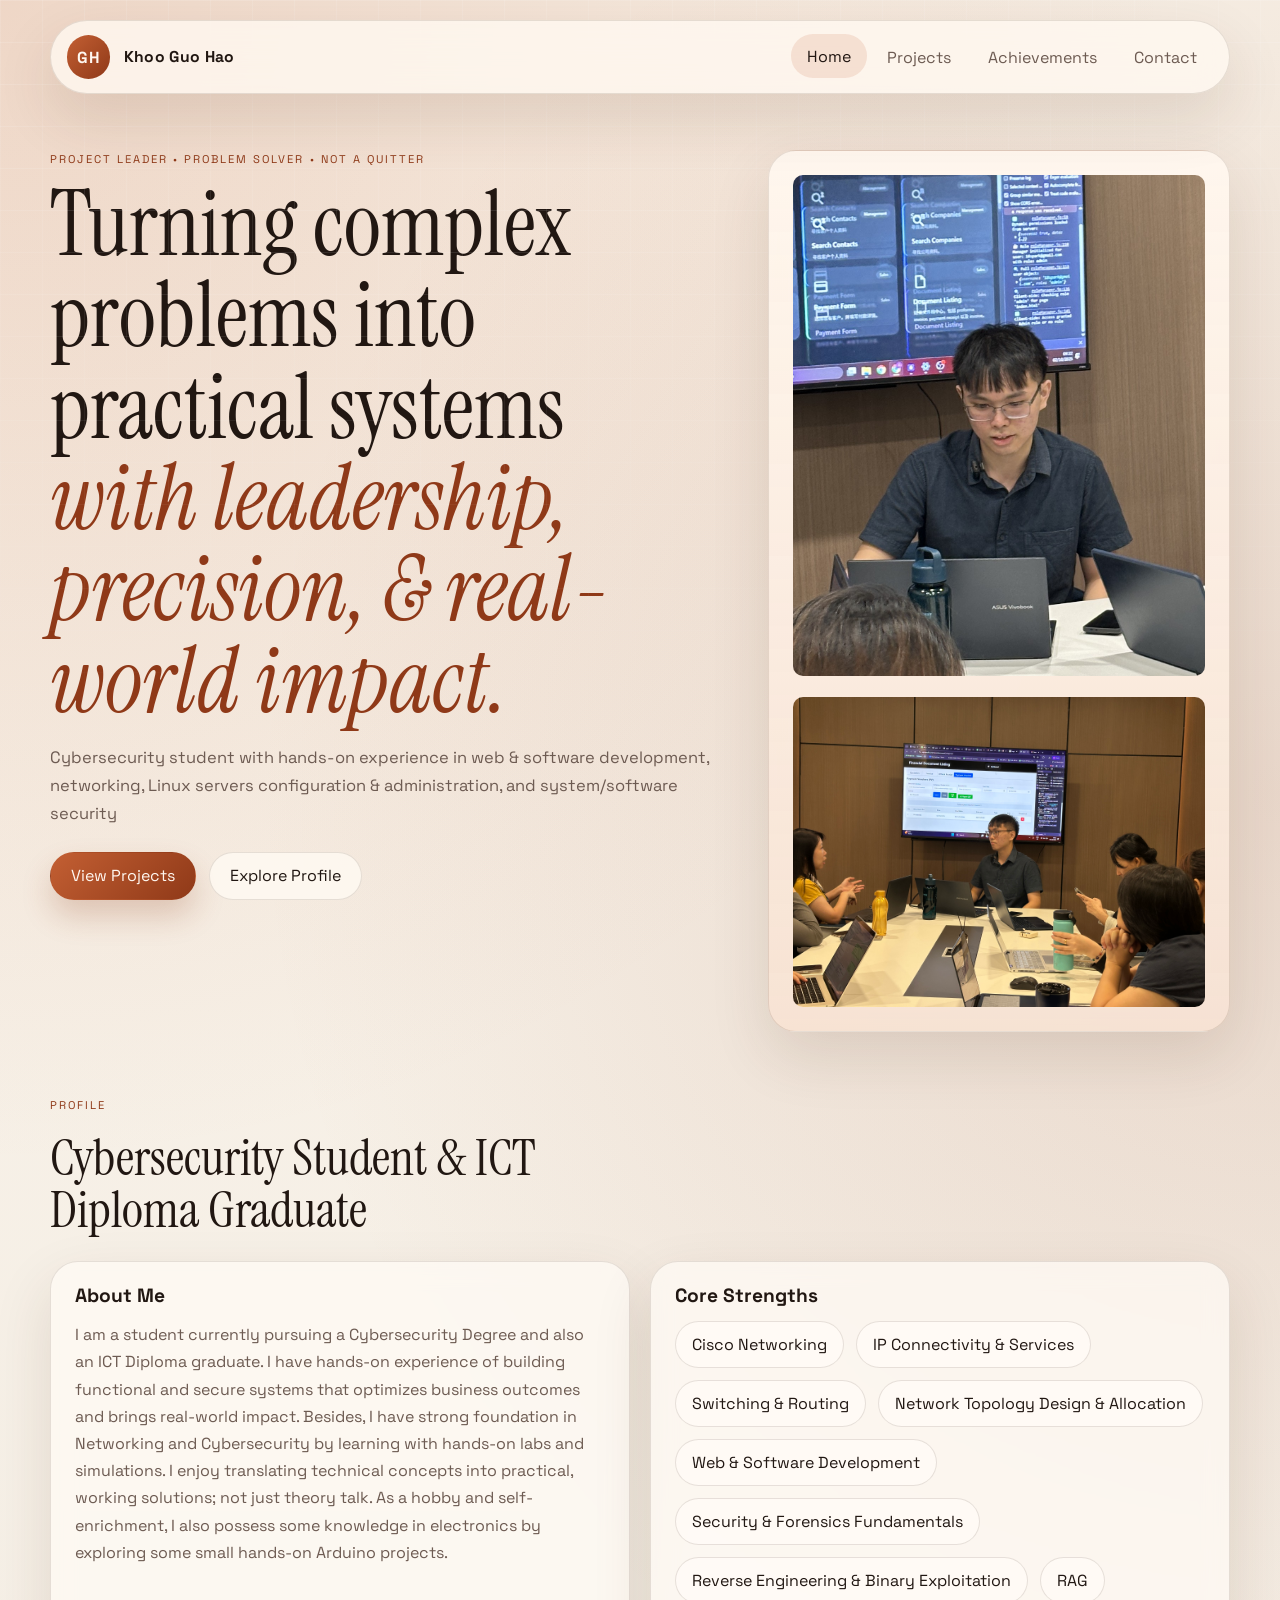
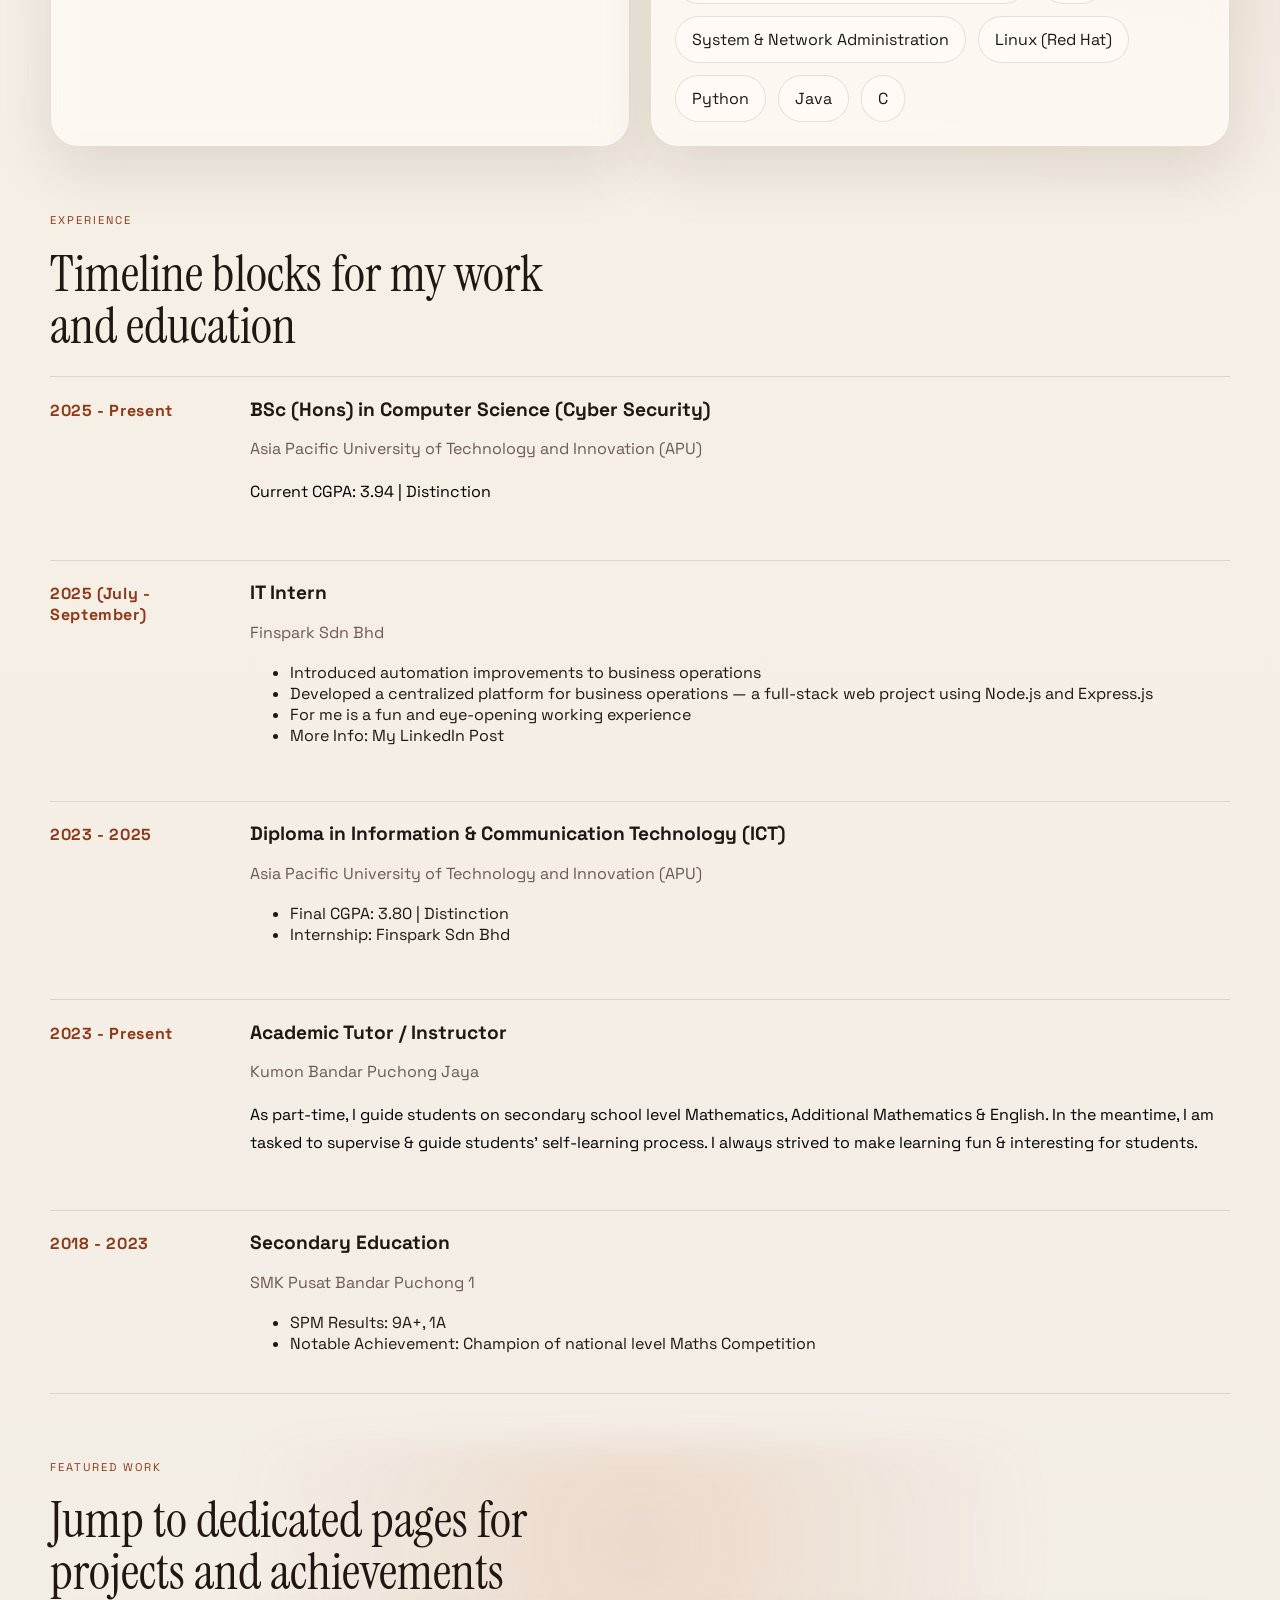
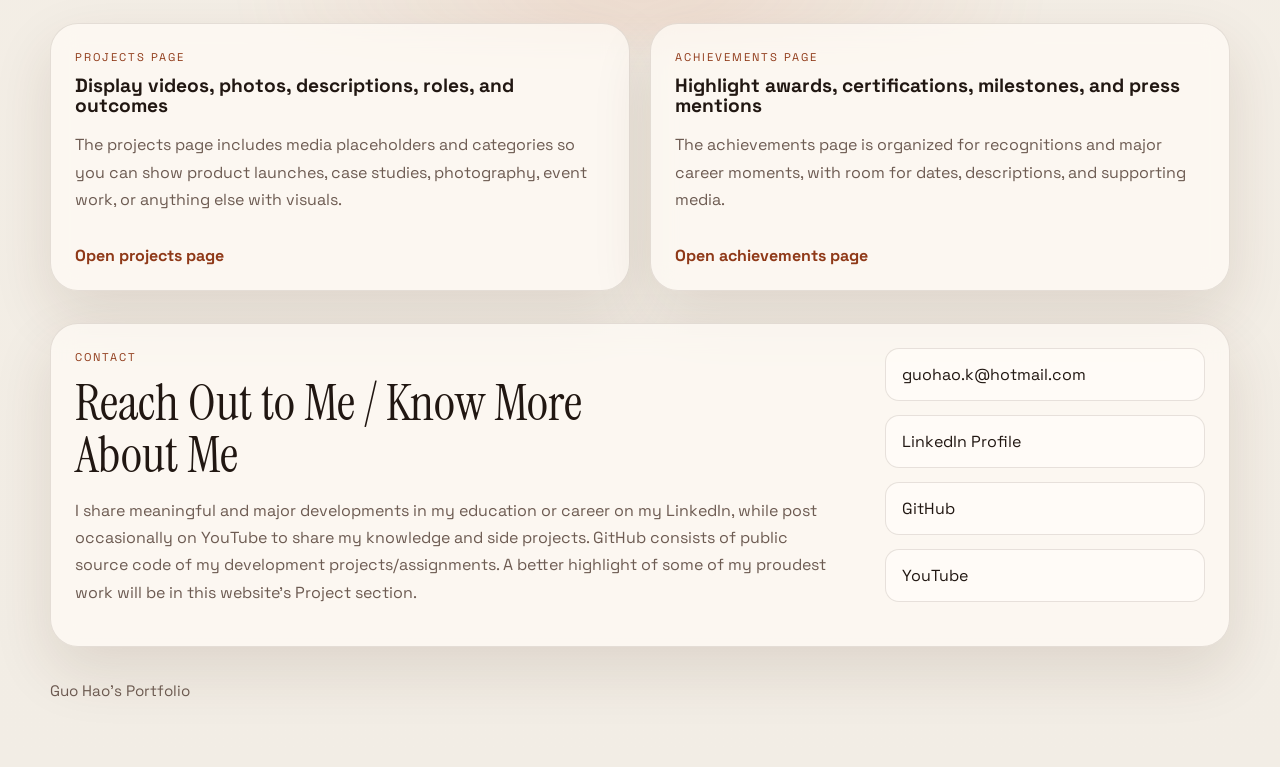
<file: index.html>
<!DOCTYPE html>
<html lang="en">
<head>
  <meta charset="UTF-8">
  <meta name="viewport" content="width=device-width, initial-scale=1.0">
  <title>Khoo Guo Hao | Portfolio</title>
  <link rel="preconnect" href="https://fonts.googleapis.com">
  <link rel="preconnect" href="https://fonts.gstatic.com" crossorigin>
  <link
    href="https://fonts.googleapis.com/css2?family=Space+Grotesk:wght@400;500;700&family=Instrument+Serif:ital@0;1&display=swap"
    rel="stylesheet"
  >
  <link rel="stylesheet" href="styles.css">
</head>
<body data-page="home">
  <div class="site-shell">
    <header class="topbar">
      <a class="brand" href="index.html">
        <span class="brand-mark">GH</span>
        <span class="brand-text">Khoo Guo Hao</span>
      </a>
      <button class="nav-toggle" aria-expanded="false" aria-controls="site-nav">
        <span></span>
        <span></span>
      </button>
      <nav id="site-nav" class="site-nav" aria-label="Primary navigation">
        <a href="index.html">Home</a>
        <a href="projects.html">Projects</a>
        <a href="achievements.html">Achievements</a>
        <a href="#contact">Contact</a>
      </nav>
    </header>

    <main>
      <section class="hero section">
        <div class="hero-copy">
          <p class="eyebrow">Project Leader • Problem Solver • Not a Quitter</p>
          <h1>
            Turning complex problems into practical systems
            <span>with leadership, precision, & real-world impact.</span>
          </h1>
          <p class="hero-text">
            Cybersecurity student with hands-on experience in web & software development, networking, Linux servers configuration & administration, and system/software security
          </p>
          <div class="hero-actions">
            <a class="button button-primary" href="projects.html">View Projects</a>
            <a class="button button-secondary" href="#about">Explore Profile</a>
          </div>
        </div>
        <aside class="hero-panel">
          <div class="profile-card">
            <img style="border-radius: 10px;" src="images/mypfp2.jpg" alt="Finspark - My Photo">
            <br>
            <img style="border-radius: 10px;" src="images/finsparkDiscussion.jpg" alt="Finspark - Meeting Discussion">
            <!-- <p class="card-label">Current focus</p>
            <h2>Building thoughtful products that balance aesthetics, clarity, and impact.</h2>
            <ul class="stat-list">
              <li>
                <strong>08+</strong>
                <span>Years of placeholder experience</span>
              </li>
              <li>
                <strong>24</strong>
                <span>Sample projects presented</span>
              </li>
              <li>
                <strong>12</strong>
                <span>Recognitions and achievements</span>
              </li>
            </ul> -->
          </div>
        </aside>
      </section>

      <section id="about" class="section">
        <div class="section-heading">
          <p class="eyebrow">Profile</p>
          <h2>Cybersecurity Student & ICT Diploma Graduate</h2>
        </div>
        <div class="grid-two">
          <article class="panel">
            <h3>About Me</h3>
            <p>
              I am a student currently pursuing a Cybersecurity Degree and also an ICT Diploma graduate. I have hands-on experience of building functional and secure systems that optimizes business outcomes and brings real-world impact. Besides, I have strong foundation in Networking and Cybersecurity by learning with hands-on labs and simulations. I enjoy translating technical concepts into practical, working solutions; not just theory talk. As a hobby and self-enrichment, I also possess some knowledge in electronics by exploring some small hands-on Arduino projects.
            </p>
          </article>
          <article class="panel">
            <h3>Core Strengths</h3>
            <ul class="tag-list">
              <li>Cisco Networking</li>
              <li>IP Connectivity & Services</li>
              <li>Switching & Routing</li>
              <li>Network Topology Design & Allocation</li>
              <li>Web & Software Development</li>
              <li>Security & Forensics Fundamentals</li>
              <li>Reverse Engineering & Binary Exploitation</li>
              <li>RAG</li>
              <li>System & Network Administration</li>
              <li>Linux (Red Hat)</li>
              <li>Python</li>
              <li>Java</li>
              <li>C</li>
            </ul>
          </article>
        </div>
      </section>

      <section class="section">
        <div class="section-heading">
          <p class="eyebrow">Experience</p>
          <h2>Timeline blocks for my work and education</h2>
        </div>
        <div class="timeline">
          <article class="timeline-item">
            <span class="timeline-year">2025 - Present</span>
            <div>
              <h3>BSc (Hons) in Computer Science (Cyber Security)</h3>
              <p>Asia Pacific University of Technology and Innovation (APU)</p>
              <p  style="color: black;">
                Current CGPA: 3.94 | Distinction
              </p>
            </div>
          </article>
          <article class="timeline-item">
            <span class="timeline-year">2025 (July - September)</span>
            <div>
              <h3>IT Intern</h3>
              <p>Finspark Sdn Bhd</p>
              <p>
                <ul>
                  <li>Introduced automation improvements to business operations</li>
                  <li>Developed a centralized platform for business operations — a full-stack web project using Node.js and Express.js</li>
                  <li>For me is a fun and eye-opening working experience</li>
                  <li>More Info: <a href="https://www.linkedin.com/feed/update/urn:li:activity:7388507509298233344/" target="_blank" rel="noreferrer">My LinkedIn Post</a></li>
                </ul>
              </p>
            </div>
          </article>
          <article class="timeline-item">
            <span class="timeline-year">2023 - 2025</span>
            <div>
              <h3>Diploma in Information & Communication Technology (ICT)</h3>
              <p>Asia Pacific University of Technology and Innovation (APU)</p>
              <p>
                <ul>
                  <li>Final CGPA: 3.80 | Distinction</li>
                  <li>Internship: Finspark Sdn Bhd</li>
                </ul>
              </p>
            </div>
          </article>
          <article class="timeline-item">
            <span class="timeline-year">2023 - Present</span>
            <div>
              <h3>Academic Tutor / Instructor</h3>
              <p>Kumon Bandar Puchong Jaya</p>
              <p  style="color: black;">
                As part-time, I guide students on secondary school level Mathematics, Additional Mathematics & English. In the meantime, I am tasked to supervise & guide students’ self-learning process. I always strived to make learning fun & interesting for students.
              </p>
            </div>
          </article>
          <article class="timeline-item">
            <span class="timeline-year">2018 - 2023</span>
            <div>
              <h3>Secondary Education</h3>
              <p>SMK Pusat Bandar Puchong 1</p>
              <p>
                <ul>
                  <li>SPM Results: 9A+, 1A</li>
                  <li>Notable Achievement: Champion of national level Maths Competition</li>
                </ul>
              </p>
            </div>
          </article>
        </div>
      </section>

      <section class="section spotlight">
        <div class="section-heading">
          <p class="eyebrow">Featured work</p>
          <h2>Jump to dedicated pages for projects and achievements</h2>
        </div>
        <div class="grid-two">
          <article class="spotlight-card">
            <p class="card-label">Projects page</p>
            <h3>Display videos, photos, descriptions, roles, and outcomes</h3>
            <p>
              The projects page includes media placeholders and categories so you can show product
              launches, case studies, photography, event work, or anything else with visuals.
            </p>
            <a class="text-link" href="projects.html">Open projects page</a>
          </article>
          <article class="spotlight-card">
            <p class="card-label">Achievements page</p>
            <h3>Highlight awards, certifications, milestones, and press mentions</h3>
            <p>
              The achievements page is organized for recognitions and major career moments, with room
              for dates, descriptions, and supporting media.
            </p>
            <a class="text-link" href="achievements.html">Open achievements page</a>
          </article>
        </div>
      </section>

      <section id="contact" class="section contact-panel">
        <div style="margin-right: 2rem;">
          <p class="eyebrow">Contact</p>
          <h2>Reach Out to Me / Know More About Me</h2>
          <p>
            I share meaningful and major developments in my education or career on my LinkedIn, while post occasionally on YouTube to share my knowledge and side projects. GitHub consists of public source code of my development projects/assignments. A better highlight of some of my proudest work will be in this website's Project section.  
          </p>
        </div>
        <div class="contact-details">
          <a href="mailto:guohao.k@hotmail.com">guohao.k@hotmail.com</a>
          <a href="https://www.linkedin.com/in/guo-hao-khoo-23561226b" target="_blank" rel="noreferrer">LinkedIn Profile</a>

          <a href="https://github.com/GUOHAO14" target="_blank" rel="noreferrer">GitHub</a>
          <a href="https://www.youtube.com/@guohaok14" target="_blank" rel="noreferrer">YouTube</a>
        </div>
      </section>
    </main>

    <footer class="footer">
      <p>Guo Hao's Portfolio</p>
    </footer>
  </div>

  <script src="script.js"></script>
</body>
</html>
</file>
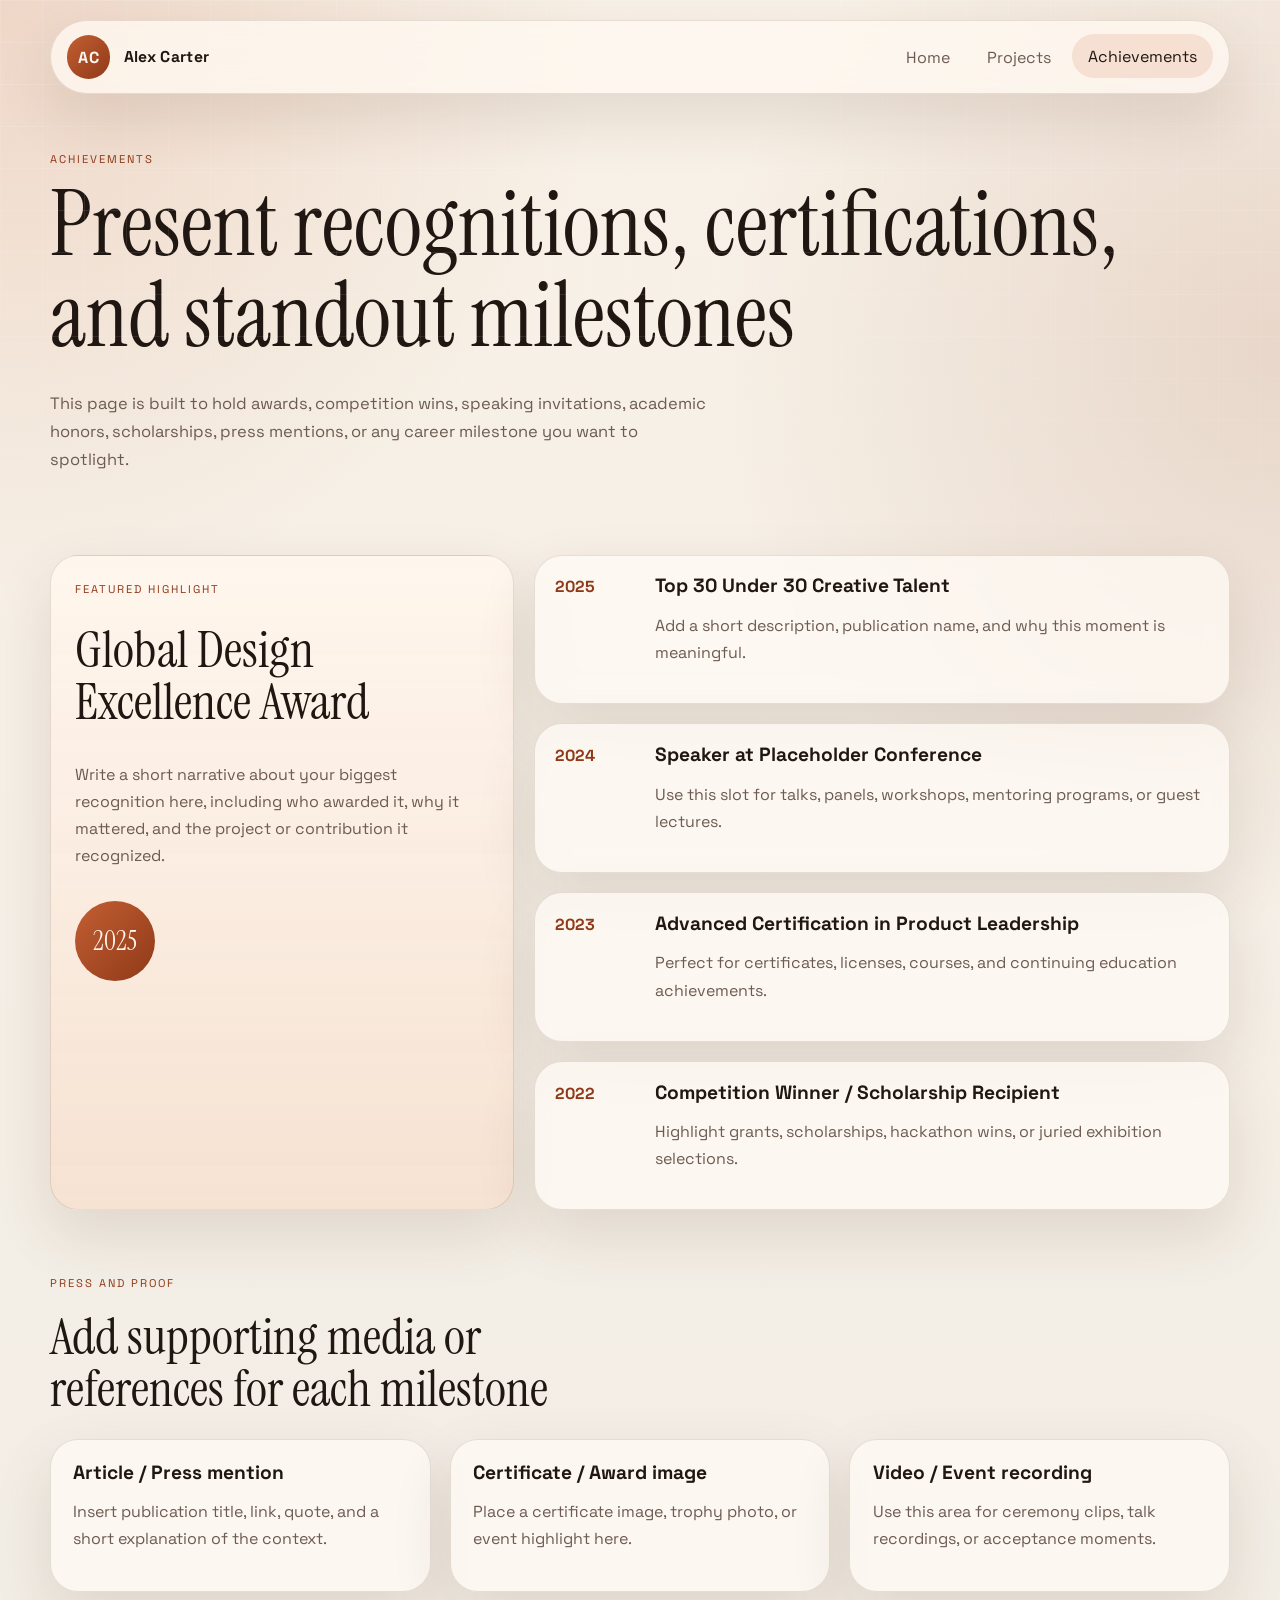
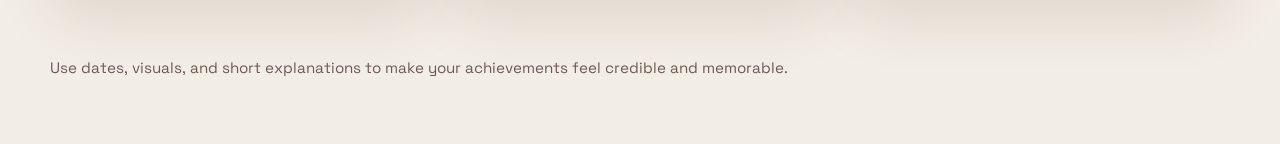
<file: achievements.html>
<!DOCTYPE html>
<html lang="en">
<head>
  <meta charset="UTF-8">
  <meta name="viewport" content="width=device-width, initial-scale=1.0">
  <title>Achievements | Alex Carter</title>
  <meta
    name="description"
    content="Portfolio achievements page template with recognitions, milestones, certifications, and notable moments."
  >
  <link rel="preconnect" href="https://fonts.googleapis.com">
  <link rel="preconnect" href="https://fonts.gstatic.com" crossorigin>
  <link
    href="https://fonts.googleapis.com/css2?family=Space+Grotesk:wght@400;500;700&family=Instrument+Serif:ital@0;1&display=swap"
    rel="stylesheet"
  >
  <link rel="stylesheet" href="styles.css">
</head>
<body data-page="achievements">
  <div class="site-shell">
    <header class="topbar">
      <a class="brand" href="index.html">
        <span class="brand-mark">AC</span>
        <span class="brand-text">Alex Carter</span>
      </a>
      <button class="nav-toggle" aria-expanded="false" aria-controls="site-nav">
        <span></span>
        <span></span>
      </button>
      <nav id="site-nav" class="site-nav" aria-label="Primary navigation">
        <a href="index.html">Home</a>
        <a href="projects.html">Projects</a>
        <a href="achievements.html">Achievements</a>
      </nav>
    </header>

    <main>
      <section class="page-hero section">
        <div>
          <p class="eyebrow">Achievements</p>
          <h1>Present recognitions, certifications, and standout milestones</h1>
        </div>
        <p class="hero-text">
          This page is built to hold awards, competition wins, speaking invitations, academic honors,
          scholarships, press mentions, or any career milestone you want to spotlight.
        </p>
      </section>

      <section class="section achievements-layout">
        <article class="achievement-feature">
          <p class="card-label">Featured highlight</p>
          <h2>Global Design Excellence Award</h2>
          <p>
            Write a short narrative about your biggest recognition here, including who awarded it,
            why it mattered, and the project or contribution it recognized.
          </p>
          <div class="achievement-badge">2025</div>
        </article>

        <div class="achievement-list">
          <article class="achievement-item">
            <span>2025</span>
            <div>
              <h3>Top 30 Under 30 Creative Talent</h3>
              <p>Add a short description, publication name, and why this moment is meaningful.</p>
            </div>
          </article>
          <article class="achievement-item">
            <span>2024</span>
            <div>
              <h3>Speaker at Placeholder Conference</h3>
              <p>Use this slot for talks, panels, workshops, mentoring programs, or guest lectures.</p>
            </div>
          </article>
          <article class="achievement-item">
            <span>2023</span>
            <div>
              <h3>Advanced Certification in Product Leadership</h3>
              <p>Perfect for certificates, licenses, courses, and continuing education achievements.</p>
            </div>
          </article>
          <article class="achievement-item">
            <span>2022</span>
            <div>
              <h3>Competition Winner / Scholarship Recipient</h3>
              <p>Highlight grants, scholarships, hackathon wins, or juried exhibition selections.</p>
            </div>
          </article>
        </div>
      </section>

      <section class="section">
        <div class="section-heading">
          <p class="eyebrow">Press and proof</p>
          <h2>Add supporting media or references for each milestone</h2>
        </div>
        <div class="card-grid">
          <article class="feature-card">
            <h3>Article / Press mention</h3>
            <p>Insert publication title, link, quote, and a short explanation of the context.</p>
          </article>
          <article class="feature-card">
            <h3>Certificate / Award image</h3>
            <p>Place a certificate image, trophy photo, or event highlight here.</p>
          </article>
          <article class="feature-card">
            <h3>Video / Event recording</h3>
            <p>Use this area for ceremony clips, talk recordings, or acceptance moments.</p>
          </article>
        </div>
      </section>
    </main>

    <footer class="footer">
      <p>Use dates, visuals, and short explanations to make your achievements feel credible and memorable.</p>
    </footer>
  </div>

  <script src="script.js"></script>
</body>
</html>
</file>
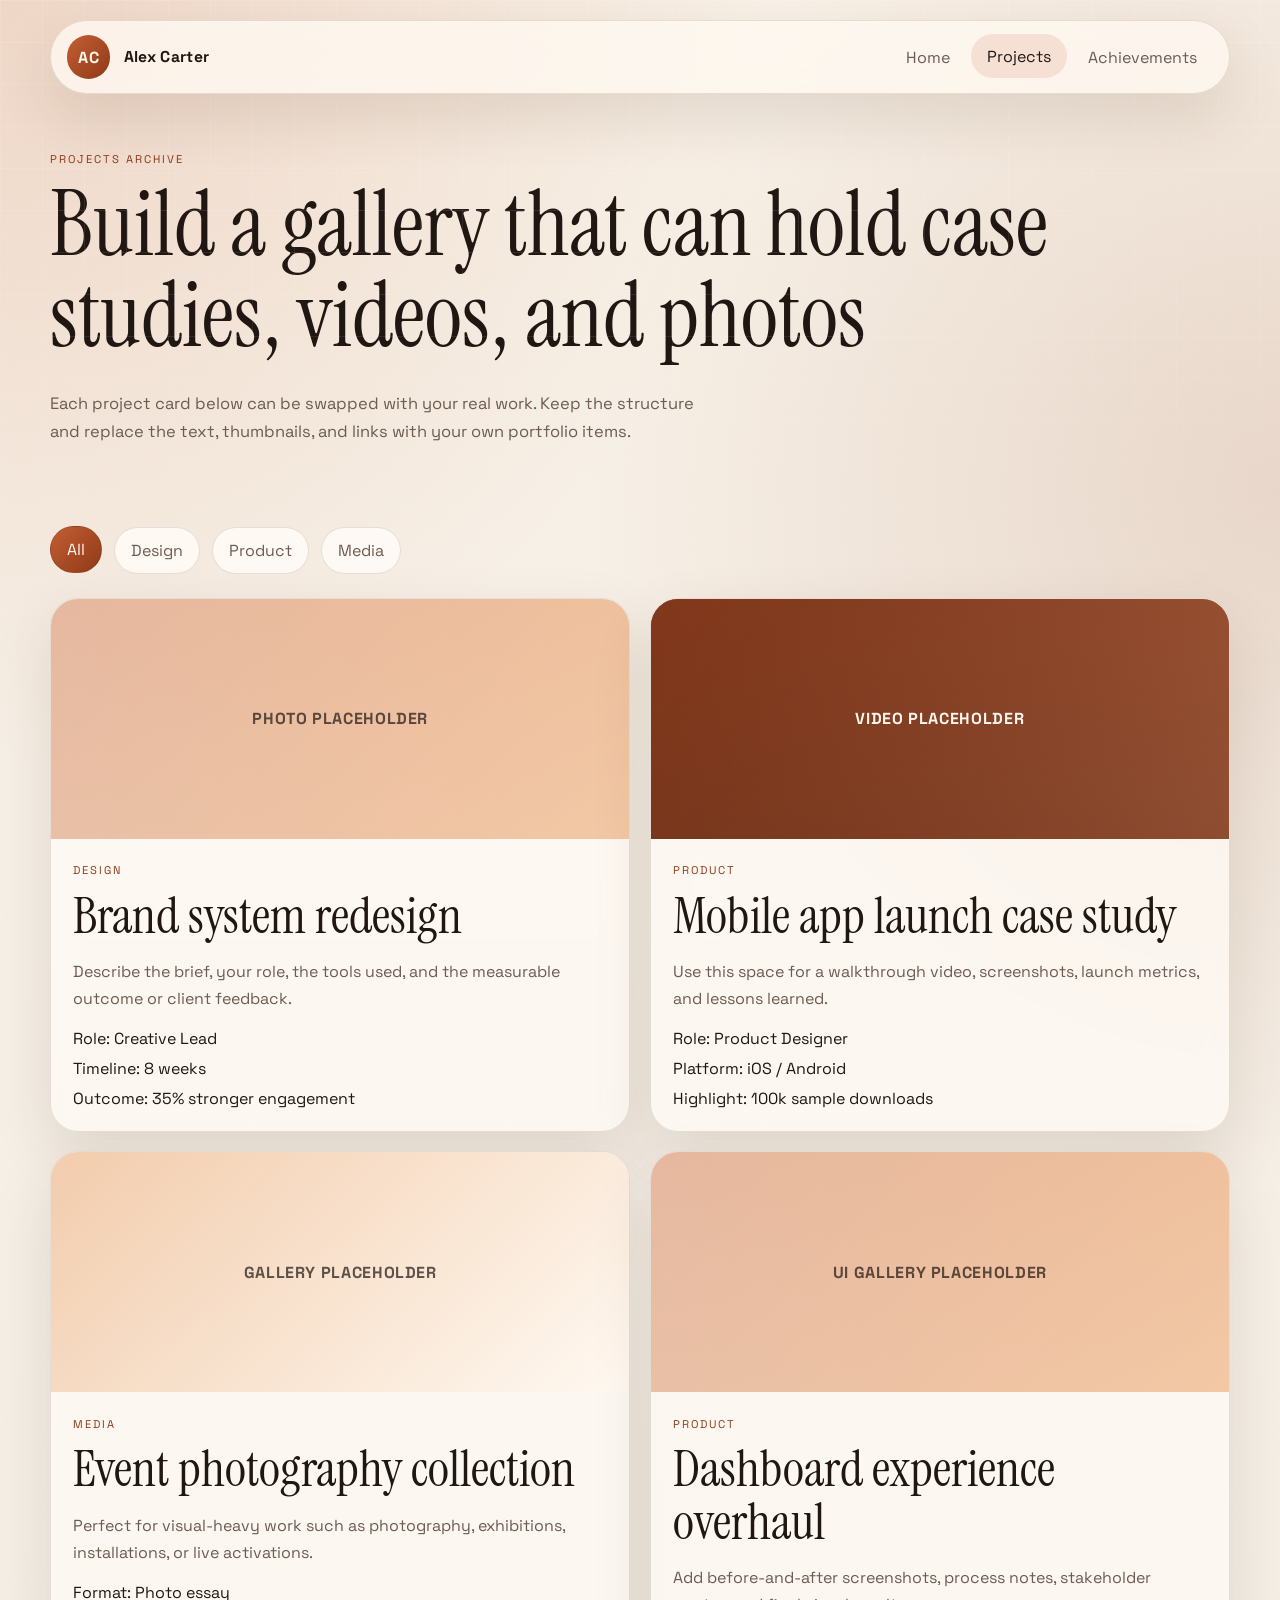
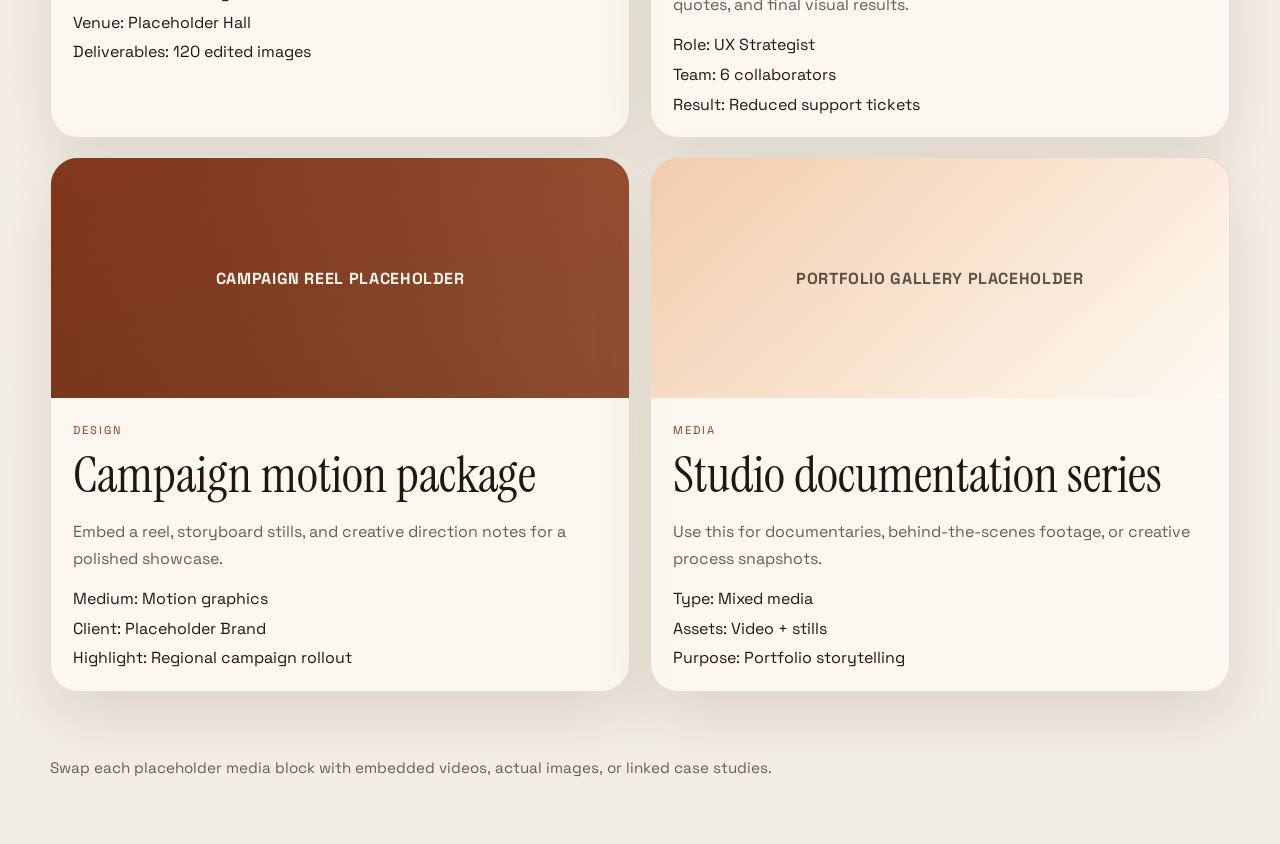
<file: projects.html>
<!DOCTYPE html>
<html lang="en">
<head>
  <meta charset="UTF-8">
  <meta name="viewport" content="width=device-width, initial-scale=1.0">
  <title>Projects | Alex Carter</title>
  <meta
    name="description"
    content="Portfolio projects page template with space for project cards, videos, photography, and case studies."
  >
  <link rel="preconnect" href="https://fonts.googleapis.com">
  <link rel="preconnect" href="https://fonts.gstatic.com" crossorigin>
  <link
    href="https://fonts.googleapis.com/css2?family=Space+Grotesk:wght@400;500;700&family=Instrument+Serif:ital@0;1&display=swap"
    rel="stylesheet"
  >
  <link rel="stylesheet" href="styles.css">
</head>
<body data-page="projects">
  <div class="site-shell">
    <header class="topbar">
      <a class="brand" href="index.html">
        <span class="brand-mark">AC</span>
        <span class="brand-text">Alex Carter</span>
      </a>
      <button class="nav-toggle" aria-expanded="false" aria-controls="site-nav">
        <span></span>
        <span></span>
      </button>
      <nav id="site-nav" class="site-nav" aria-label="Primary navigation">
        <a href="index.html">Home</a>
        <a href="projects.html">Projects</a>
        <a href="achievements.html">Achievements</a>
      </nav>
    </header>

    <main>
      <section class="page-hero section">
        <div>
          <p class="eyebrow">Projects archive</p>
          <h1>Build a gallery that can hold case studies, videos, and photos</h1>
        </div>
        <p class="hero-text">
          Each project card below can be swapped with your real work. Keep the structure and replace
          the text, thumbnails, and links with your own portfolio items.
        </p>
      </section>

      <section class="section">
        <div class="filters" aria-label="Project categories">
          <button class="filter-chip is-active" data-filter="all">All</button>
          <button class="filter-chip" data-filter="design">Design</button>
          <button class="filter-chip" data-filter="product">Product</button>
          <button class="filter-chip" data-filter="media">Media</button>
        </div>

        <div class="project-grid">
          <article class="project-card" data-category="design">
            <div class="media-block media-photo">Photo placeholder</div>
            <div class="project-copy">
              <p class="card-label">Design</p>
              <h2>Brand system redesign</h2>
              <p>
                Describe the brief, your role, the tools used, and the measurable outcome or client feedback.
              </p>
              <ul class="meta-list">
                <li>Role: Creative Lead</li>
                <li>Timeline: 8 weeks</li>
                <li>Outcome: 35% stronger engagement</li>
              </ul>
            </div>
          </article>

          <article class="project-card" data-category="product">
            <div class="media-block media-video">Video placeholder</div>
            <div class="project-copy">
              <p class="card-label">Product</p>
              <h2>Mobile app launch case study</h2>
              <p>
                Use this space for a walkthrough video, screenshots, launch metrics, and lessons learned.
              </p>
              <ul class="meta-list">
                <li>Role: Product Designer</li>
                <li>Platform: iOS / Android</li>
                <li>Highlight: 100k sample downloads</li>
              </ul>
            </div>
          </article>

          <article class="project-card" data-category="media">
            <div class="media-block media-gallery">Gallery placeholder</div>
            <div class="project-copy">
              <p class="card-label">Media</p>
              <h2>Event photography collection</h2>
              <p>
                Perfect for visual-heavy work such as photography, exhibitions, installations, or live activations.
              </p>
              <ul class="meta-list">
                <li>Format: Photo essay</li>
                <li>Venue: Placeholder Hall</li>
                <li>Deliverables: 120 edited images</li>
              </ul>
            </div>
          </article>

          <article class="project-card" data-category="product">
            <div class="media-block media-photo">UI gallery placeholder</div>
            <div class="project-copy">
              <p class="card-label">Product</p>
              <h2>Dashboard experience overhaul</h2>
              <p>
                Add before-and-after screenshots, process notes, stakeholder quotes, and final visual results.
              </p>
              <ul class="meta-list">
                <li>Role: UX Strategist</li>
                <li>Team: 6 collaborators</li>
                <li>Result: Reduced support tickets</li>
              </ul>
            </div>
          </article>

          <article class="project-card" data-category="design">
            <div class="media-block media-video">Campaign reel placeholder</div>
            <div class="project-copy">
              <p class="card-label">Design</p>
              <h2>Campaign motion package</h2>
              <p>
                Embed a reel, storyboard stills, and creative direction notes for a polished showcase.
              </p>
              <ul class="meta-list">
                <li>Medium: Motion graphics</li>
                <li>Client: Placeholder Brand</li>
                <li>Highlight: Regional campaign rollout</li>
              </ul>
            </div>
          </article>

          <article class="project-card" data-category="media">
            <div class="media-block media-gallery">Portfolio gallery placeholder</div>
            <div class="project-copy">
              <p class="card-label">Media</p>
              <h2>Studio documentation series</h2>
              <p>
                Use this for documentaries, behind-the-scenes footage, or creative process snapshots.
              </p>
              <ul class="meta-list">
                <li>Type: Mixed media</li>
                <li>Assets: Video + stills</li>
                <li>Purpose: Portfolio storytelling</li>
              </ul>
            </div>
          </article>
        </div>
      </section>
    </main>

    <footer class="footer">
      <p>Swap each placeholder media block with embedded videos, actual images, or linked case studies.</p>
    </footer>
  </div>

  <script src="script.js"></script>
</body>
</html>
</file>
<file: styles.css>
:root {
  --bg: #f3efe7;
  --paper: rgba(255, 251, 245, 0.72);
  --panel: rgba(255, 248, 239, 0.82);
  --panel-strong: #fffaf2;
  --text: #211712;
  --muted: #6d5b52;
  --line: rgba(62, 35, 18, 0.12);
  --accent: #c35f33;
  --accent-deep: #8f3918;
  --accent-soft: #f1c29b;
  --shadow: 0 24px 60px rgba(72, 38, 18, 0.12);
  --radius-lg: 28px;
  --radius-md: 20px;
  --radius-sm: 14px;
  --max-width: 1180px;
}

* {
  box-sizing: border-box;
}

html {
  scroll-behavior: smooth;
}

body {
  margin: 0;
  min-height: 100vh;
  font-family: "Space Grotesk", sans-serif;
  color: var(--text);
  background:
    radial-gradient(circle at top left, rgba(195, 95, 51, 0.18), transparent 28%),
    radial-gradient(circle at right 20%, rgba(143, 57, 24, 0.14), transparent 30%),
    linear-gradient(180deg, #f8f1e7 0%, #f2ede5 100%);
}

body::before {
  content: "";
  position: fixed;
  inset: 0;
  background-image:
    linear-gradient(rgba(255, 255, 255, 0.22) 1px, transparent 1px),
    linear-gradient(90deg, rgba(255, 255, 255, 0.18) 1px, transparent 1px);
  background-size: 42px 42px;
  mask-image: linear-gradient(180deg, rgba(0, 0, 0, 0.65), transparent 88%);
  pointer-events: none;
}

a {
  color: inherit;
  text-decoration: none;
}

img,
video {
  max-width: 100%;
  display: block;
}

.site-shell {
  width: min(calc(100% - 2rem), var(--max-width));
  margin: 0 auto;
  padding: 1.25rem 0 3rem;
}

.topbar {
  position: sticky;
  top: 1rem;
  z-index: 10;
  display: flex;
  align-items: center;
  justify-content: space-between;
  gap: 1rem;
  padding: 0.9rem 1rem;
  margin-bottom: 1.5rem;
  border: 1px solid var(--line);
  border-radius: 999px;
  background: rgba(255, 249, 241, 0.78);
  backdrop-filter: blur(16px);
  box-shadow: var(--shadow);
}

.brand {
  display: inline-flex;
  align-items: center;
  gap: 0.85rem;
  font-weight: 700;
  letter-spacing: 0.02em;
}

.brand-mark {
  display: grid;
  place-items: center;
  width: 2.7rem;
  height: 2.7rem;
  border-radius: 50%;
  background: linear-gradient(135deg, var(--accent), var(--accent-deep));
  color: #fff8f1;
}

.brand-text {
  font-size: 0.98rem;
}

.site-nav {
  display: flex;
  align-items: center;
  gap: 0.3rem;
}

.site-nav a {
  padding: 0.7rem 1rem;
  border-radius: 999px;
  color: var(--muted);
  transition: background-color 180ms ease, color 180ms ease, transform 180ms ease;
}

.site-nav a:hover,
.site-nav a.is-current {
  background: rgba(195, 95, 51, 0.14);
  color: var(--text);
  transform: translateY(-1px);
}

.nav-toggle {
  display: none;
  align-items: center;
  justify-content: center;
  flex-direction: column;
  gap: 0.3rem;
  width: 3rem;
  height: 3rem;
  border: 1px solid var(--line);
  border-radius: 50%;
  background: var(--panel-strong);
  cursor: pointer;
}

.nav-toggle span {
  width: 1rem;
  height: 2px;
  background: var(--text);
}

.section {
  padding: 2rem 0;
}

.hero,
.page-hero {
  display: grid;
  grid-template-columns: minmax(0, 1.2fr) minmax(320px, 0.8fr);
  gap: 1.5rem;
  align-items: stretch;
}

.page-hero {
  grid-template-columns: 1fr;
  gap: 0.75rem;
}

.eyebrow,
.card-label {
  margin: 0 0 0.6rem;
  font-size: 0.7rem;
  text-transform: uppercase;
  letter-spacing: 0.18em;
  color: var(--accent-deep);
}

h1,
h2,
h3 {
  margin: 0;
  line-height: 1.02;
}

h1,
h2 {
  font-family: "Instrument Serif", serif;
  font-weight: 400;
}

h1 {
  font-size: clamp(3.2rem, 7vw, 6.4rem);
  /* max-width: 12ch; */
}

h1 span {
  display: block;
  color: var(--accent-deep);
  font-style: italic;
}

h2 {
  font-size: clamp(2rem, 4vw, 3.3rem);
  max-width: 32rem;
}

h3 {
  font-size: 1.2rem;
}

p {
  color: var(--muted);
  line-height: 1.7;
}

.hero-text {
  max-width: 60ch;
  font-size: 1.03rem;
}

.hero-actions {
  display: flex;
  flex-wrap: wrap;
  gap: 0.8rem;
  margin-top: 1.5rem;
}

.button {
  display: inline-flex;
  align-items: center;
  justify-content: center;
  min-height: 3rem;
  padding: 0.8rem 1.25rem;
  border-radius: 999px;
  border: 1px solid transparent;
  transition: transform 180ms ease, box-shadow 180ms ease, background-color 180ms ease;
}

.button:hover {
  transform: translateY(-2px);
}

.button-primary {
  background: linear-gradient(135deg, var(--accent), var(--accent-deep));
  color: #fff7f0;
  box-shadow: 0 16px 30px rgba(143, 57, 24, 0.22);
}

.button-secondary {
  border-color: var(--line);
  background: rgba(255, 250, 243, 0.8);
}

.profile-card,
.panel,
.feature-card,
.spotlight-card,
.achievement-feature,
.contact-panel,
.project-card,
.achievement-item {
  border: 1px solid var(--line);
  border-radius: var(--radius-lg);
  background: var(--paper);
  box-shadow: var(--shadow);
  backdrop-filter: blur(12px);
}

.profile-card,
.panel,
.spotlight-card,
.achievement-feature {
  padding: 1.5rem;
}

.profile-card {
  height: 100%;
  background:
    linear-gradient(180deg, rgba(255, 246, 237, 0.95), rgba(245, 222, 205, 0.8)),
    var(--paper);
}

.stat-list,
.tag-list,
.meta-list,
.contact-details {
  list-style: none;
  padding: 0;
  margin: 0;
}

.stat-list {
  display: grid;
  gap: 1rem;
  margin-top: 1.5rem;
}

.stat-list li {
  display: flex;
  justify-content: space-between;
  gap: 1rem;
  padding-top: 1rem;
  border-top: 1px solid rgba(62, 35, 18, 0.08);
}

.stat-list strong {
  font-size: 1.8rem;
  font-weight: 700;
  color: var(--text);
}

.section-heading {
  display: grid;
  gap: 0.5rem;
  margin-bottom: 1.5rem;
}

.grid-two,
.card-grid {
  display: grid;
  gap: 1.2rem;
}

.grid-two {
  grid-template-columns: repeat(2, minmax(0, 1fr));
}

.card-grid {
  grid-template-columns: repeat(3, minmax(0, 1fr));
}

.tag-list {
  display: flex;
  flex-wrap: wrap;
  gap: 0.75rem;
  margin-top: 1rem;
}

.tag-list li,
.filter-chip {
  padding: 0.75rem 1rem;
  border: 1px solid var(--line);
  border-radius: 999px;
  background: rgba(255, 251, 246, 0.88);
}

.timeline {
  display: grid;
  gap: 1rem;
}

.timeline-item {
  display: grid;
  grid-template-columns: 180px 1fr;
  gap: 1.25rem;
  padding: 1.4rem 0;
  border-top: 1px solid var(--line);
}

.timeline-item:last-child {
  border-bottom: 1px solid var(--line);
}

.timeline-year {
  color: var(--accent-deep);
  font-weight: 700;
  letter-spacing: 0.04em;
}

.spotlight {
  position: relative;
}

.spotlight::before {
  content: "";
  position: absolute;
  inset: 1rem 0 auto;
  height: 200px;
  background: radial-gradient(circle, rgba(195, 95, 51, 0.14), transparent 68%);
  filter: blur(16px);
  z-index: -1;
}

.text-link {
  display: inline-block;
  margin-top: 1rem;
  color: var(--accent-deep);
  font-weight: 700;
}

.contact-panel {
  display: grid;
  grid-template-columns: minmax(0, 1fr) minmax(240px, 320px);
  gap: 1rem;
  padding: 1.5rem;
}

.contact-details {
  display: grid;
  gap: 0.85rem;
  align-content: start;
}

.contact-details a {
  padding: 0.95rem 1rem;
  border-radius: var(--radius-sm);
  background: rgba(255, 252, 247, 0.88);
  border: 1px solid var(--line);
}

.footer {
  padding-top: 1rem;
  color: var(--muted);
  font-size: 0.95rem;
}

.filters {
  display: flex;
  flex-wrap: wrap;
  gap: 0.75rem;
  margin-bottom: 1.5rem;
}

.filter-chip {
  font: inherit;
  color: var(--muted);
  cursor: pointer;
  transition: background-color 180ms ease, color 180ms ease, transform 180ms ease;
}

.filter-chip.is-active,
.filter-chip:hover {
  background: linear-gradient(135deg, var(--accent), var(--accent-deep));
  color: #fff7f0;
  transform: translateY(-1px);
}

.project-grid,
.achievement-list {
  display: grid;
  gap: 1.2rem;
}

.project-grid {
  grid-template-columns: repeat(2, minmax(0, 1fr));
}

.project-card {
  overflow: hidden;
}

.project-copy {
  padding: 1.4rem;
}

.media-block {
  display: grid;
  place-items: center;
  min-height: 240px;
  padding: 1rem;
  font-weight: 700;
  letter-spacing: 0.04em;
  text-transform: uppercase;
  color: rgba(33, 23, 18, 0.72);
}

.media-photo {
  background:
    linear-gradient(135deg, rgba(195, 95, 51, 0.35), rgba(241, 194, 155, 0.8)),
    linear-gradient(45deg, #f7ede2, #f9dcc4);
}

.media-video {
  background:
    linear-gradient(135deg, rgba(143, 57, 24, 0.78), rgba(195, 95, 51, 0.4)),
    linear-gradient(45deg, #39231a, #7f4e3a);
  color: #fff6ee;
}

.media-gallery {
  background:
    linear-gradient(135deg, rgba(241, 194, 155, 0.75), rgba(255, 250, 243, 0.95)),
    linear-gradient(45deg, #f3ede6, #fae5d4);
}

.meta-list {
  display: grid;
  gap: 0.55rem;
  margin-top: 1rem;
}

.achievements-layout {
  display: grid;
  grid-template-columns: minmax(300px, 0.8fr) minmax(0, 1.2fr);
  gap: 1.2rem;
}

.achievement-feature {
  display: grid;
  gap: 1rem;
  align-content: start;
  background:
    linear-gradient(180deg, rgba(255, 246, 237, 0.95), rgba(245, 222, 205, 0.86)),
    var(--paper);
}

.achievement-badge {
  display: inline-flex;
  align-items: center;
  justify-content: center;
  width: 5rem;
  height: 5rem;
  border-radius: 50%;
  background: linear-gradient(135deg, var(--accent), var(--accent-deep));
  color: #fff7f0;
  font-family: "Instrument Serif", serif;
  font-size: 1.6rem;
}

.achievement-item {
  display: grid;
  grid-template-columns: 84px 1fr;
  gap: 1rem;
  padding: 1.3rem;
}

.achievement-item span {
  font-weight: 700;
  color: var(--accent-deep);
}

.feature-card {
  padding: 1.4rem;
}

[data-hidden="true"] {
  display: none;
}

@media (max-width: 920px) {
  .hero,
  .grid-two,
  .card-grid,
  .project-grid,
  .achievements-layout,
  .contact-panel {
    grid-template-columns: 1fr;
  }

  .timeline-item {
    grid-template-columns: 1fr;
    gap: 0.45rem;
  }
}

@media (max-width: 760px) {
  .site-shell {
    width: min(calc(100% - 1rem), var(--max-width));
  }

  .topbar {
    border-radius: 28px;
    padding: 0.9rem;
  }

  .nav-toggle {
    display: inline-flex;
  }

  .site-nav {
    position: absolute;
    top: calc(100% + 0.6rem);
    left: 0;
    right: 0;
    display: none;
    flex-direction: column;
    align-items: stretch;
    padding: 0.6rem;
    border: 1px solid var(--line);
    border-radius: 24px;
    background: rgba(255, 249, 241, 0.96);
    box-shadow: var(--shadow);
  }

  .site-nav.is-open {
    display: flex;
  }

  .site-nav a {
    width: 100%;
  }

  .media-block {
    min-height: 190px;
  }
}
</file>
